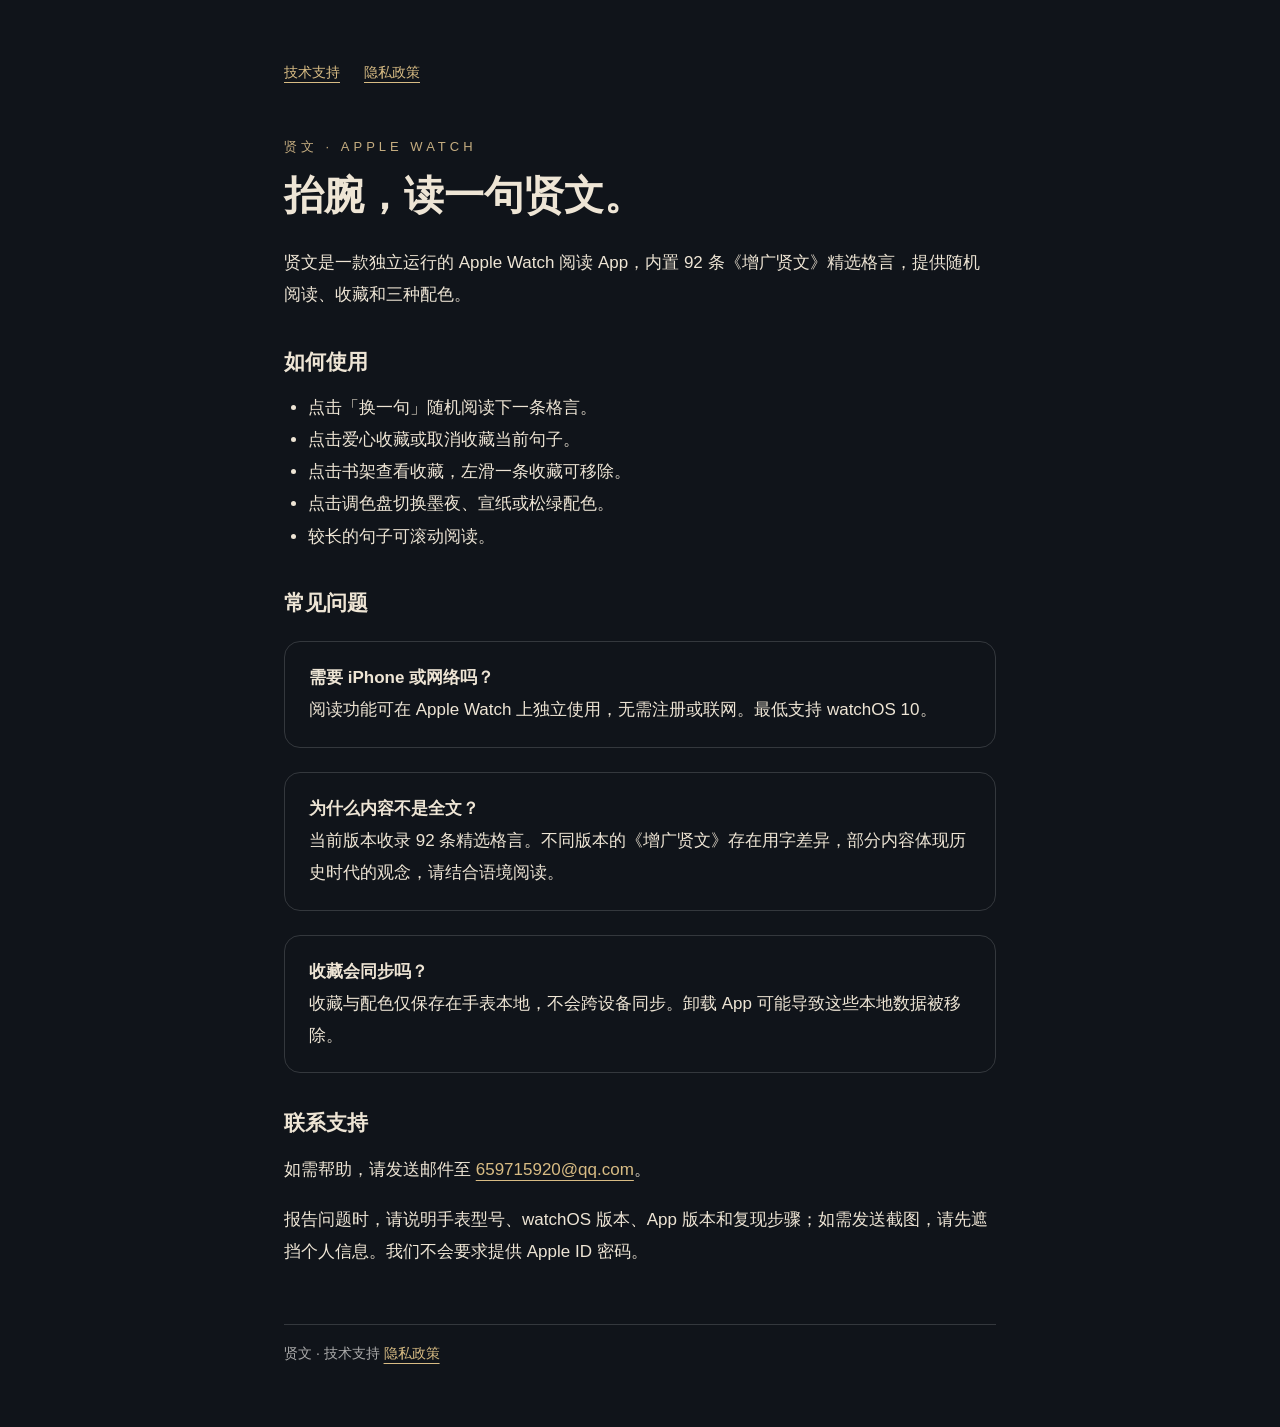
<file: index.html>
<!doctype html>
<html lang="zh-CN"><head><meta charset="utf-8"><meta name="viewport" content="width=device-width,initial-scale=1"><meta name="description" content="贤文 Apple Watch App 技术支持与常见问题。"><title>贤文 · 技术支持</title><link rel="stylesheet" href="style.css"></head>
<body><main><nav><a href="index.html">技术支持</a><a href="privacy.html">隐私政策</a></nav>
<div class="eyebrow">贤文 · APPLE WATCH</div><h1>抬腕，读一句贤文。</h1>
<p>贤文是一款独立运行的 Apple Watch 阅读 App，内置 92 条《增广贤文》精选格言，提供随机阅读、收藏和三种配色。</p>
<h2>如何使用</h2><ul><li>点击「换一句」随机阅读下一条格言。</li><li>点击爱心收藏或取消收藏当前句子。</li><li>点击书架查看收藏，左滑一条收藏可移除。</li><li>点击调色盘切换墨夜、宣纸或松绿配色。</li><li>较长的句子可滚动阅读。</li></ul>
<h2>常见问题</h2><div class="card"><p><strong>需要 iPhone 或网络吗？</strong><br>阅读功能可在 Apple Watch 上独立使用，无需注册或联网。最低支持 watchOS 10。</p></div>
<div class="card"><p><strong>为什么内容不是全文？</strong><br>当前版本收录 92 条精选格言。不同版本的《增广贤文》存在用字差异，部分内容体现历史时代的观念，请结合语境阅读。</p></div>
<div class="card"><p><strong>收藏会同步吗？</strong><br>收藏与配色仅保存在手表本地，不会跨设备同步。卸载 App 可能导致这些本地数据被移除。</p></div>
<h2>联系支持</h2><p id="support-contact">如需帮助，请发送邮件至 <a href="mailto:659715920@qq.com">659715920@qq.com</a>。</p>
<p>报告问题时，请说明手表型号、watchOS 版本、App 版本和复现步骤；如需发送截图，请先遮挡个人信息。我们不会要求提供 Apple ID 密码。</p>
<footer>贤文 · 技术支持 <a href="privacy.html">隐私政策</a></footer>
</main></body></html>
</file>
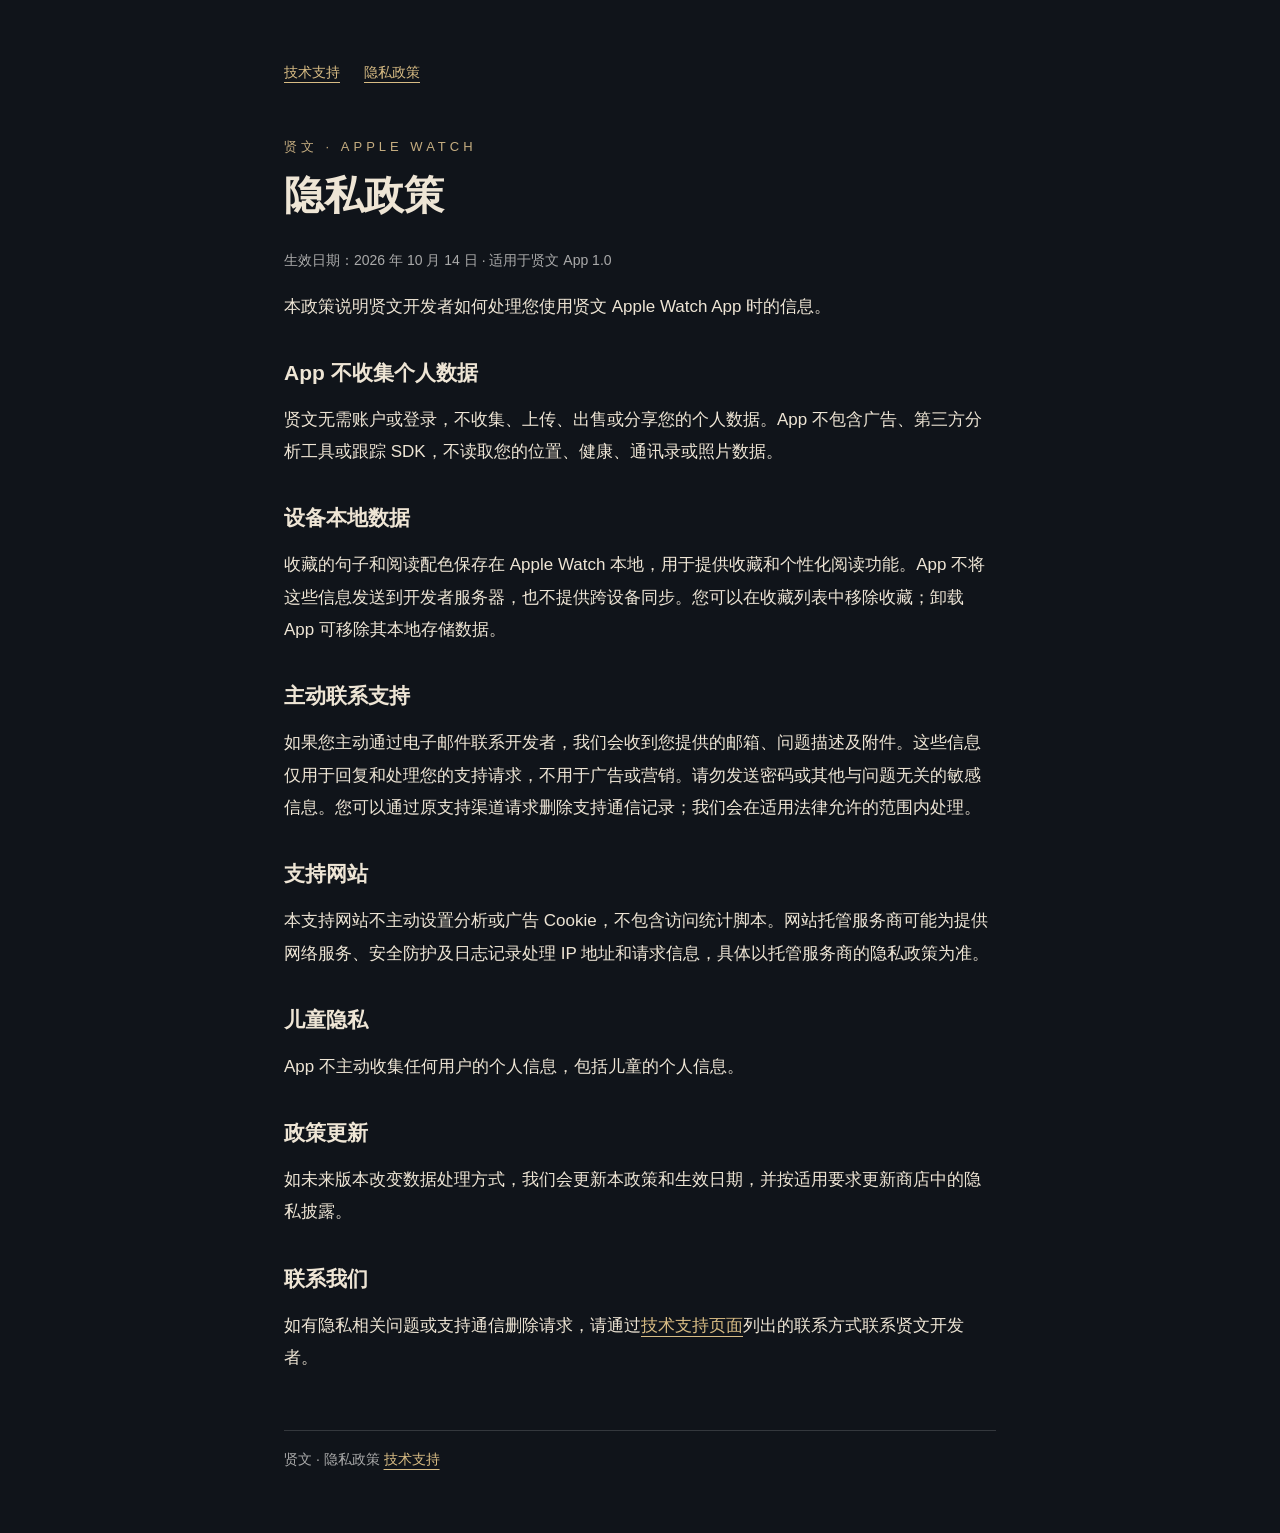
<file: privacy.html>
<!doctype html>
<html lang="zh-CN"><head><meta charset="utf-8"><meta name="viewport" content="width=device-width,initial-scale=1"><meta name="description" content="贤文 Apple Watch App 隐私政策。"><title>贤文 · 隐私政策</title><link rel="stylesheet" href="style.css"></head>
<body><main><nav><a href="index.html">技术支持</a><a href="privacy.html">隐私政策</a></nav>
<div class="eyebrow">贤文 · APPLE WATCH</div><h1>隐私政策</h1><p class="muted">生效日期：2026 年 10 月 14 日 · 适用于贤文 App 1.0</p>
<p>本政策说明贤文开发者如何处理您使用贤文 Apple Watch App 时的信息。</p>
<h2>App 不收集个人数据</h2><p>贤文无需账户或登录，不收集、上传、出售或分享您的个人数据。App 不包含广告、第三方分析工具或跟踪 SDK，不读取您的位置、健康、通讯录或照片数据。</p>
<h2>设备本地数据</h2><p>收藏的句子和阅读配色保存在 Apple Watch 本地，用于提供收藏和个性化阅读功能。App 不将这些信息发送到开发者服务器，也不提供跨设备同步。您可以在收藏列表中移除收藏；卸载 App 可移除其本地存储数据。</p>
<h2>主动联系支持</h2><p>如果您主动通过电子邮件联系开发者，我们会收到您提供的邮箱、问题描述及附件。这些信息仅用于回复和处理您的支持请求，不用于广告或营销。请勿发送密码或其他与问题无关的敏感信息。您可以通过原支持渠道请求删除支持通信记录；我们会在适用法律允许的范围内处理。</p>
<h2>支持网站</h2><p>本支持网站不主动设置分析或广告 Cookie，不包含访问统计脚本。网站托管服务商可能为提供网络服务、安全防护及日志记录处理 IP 地址和请求信息，具体以托管服务商的隐私政策为准。</p>
<h2>儿童隐私</h2><p>App 不主动收集任何用户的个人信息，包括儿童的个人信息。</p>
<h2>政策更新</h2><p>如未来版本改变数据处理方式，我们会更新本政策和生效日期，并按适用要求更新商店中的隐私披露。</p>
<h2>联系我们</h2><p>如有隐私相关问题或支持通信删除请求，请通过<a href="index.html#support-contact">技术支持页面</a>列出的联系方式联系贤文开发者。</p>
<footer>贤文 · 隐私政策 <a href="index.html">技术支持</a></footer>
</main></body></html>
</file>
<file: style.css>
:root{color-scheme:light dark;font-family:-apple-system,BlinkMacSystemFont,"PingFang SC",sans-serif;background:#10141a;color:#eee5d5}*{box-sizing:border-box}body{margin:0}main{max-width:760px;margin:auto;padding:64px 24px}nav{display:flex;gap:24px;margin-bottom:56px;font-size:14px}a{color:#d8bc84;text-underline-offset:5px}h1{font-family:"Songti SC",serif;font-size:40px;margin:12px 0 24px}h2{font-size:21px;margin:36px 0 12px}p,li{font-size:17px;line-height:1.9}ul,ol{padding-left:24px}.eyebrow{font-size:13px;letter-spacing:4px;color:#c5ad80}.muted,footer{color:#aaa;font-size:14px}footer{margin-top:56px;padding-top:20px;border-top:1px solid #34383d}.card{padding:20px 24px;border:1px solid #34383d;border-radius:16px;margin:24px 0}.card p{margin:0}@media(max-width:480px){main{padding-top:36px}h1{font-size:34px}}
</file>
